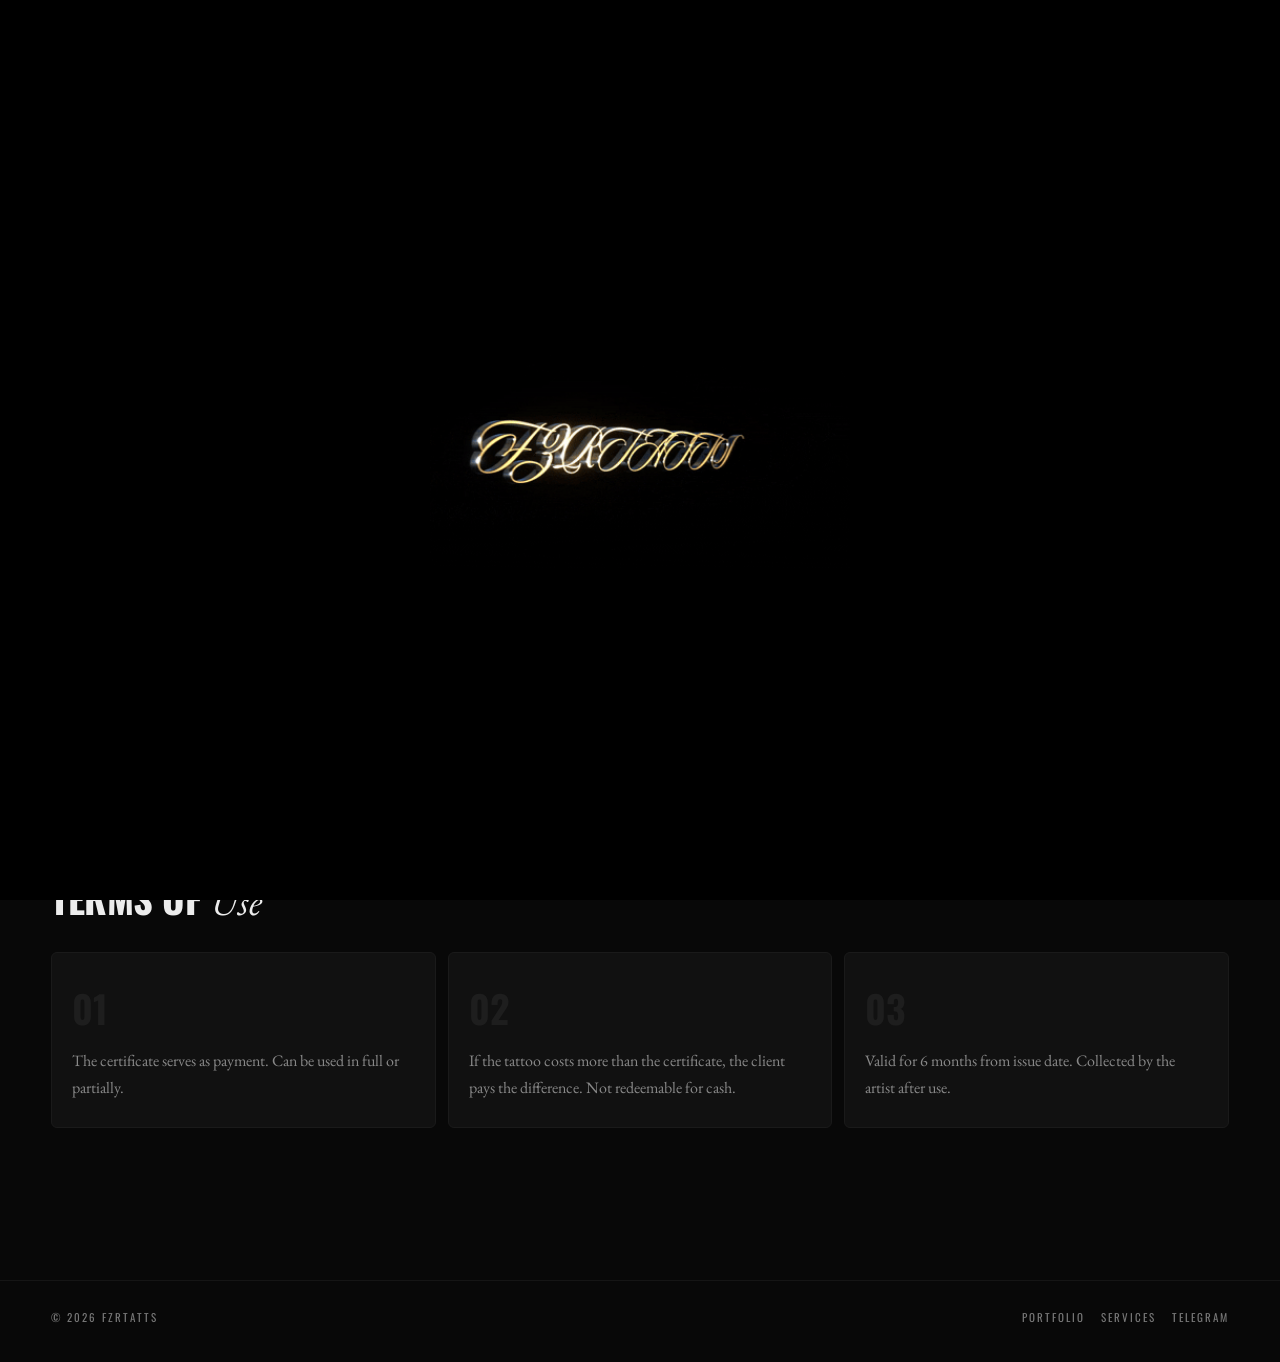
<file: certificate.html>
<!DOCTYPE html>
<html lang="ru">
<head>
  <meta charset="utf-8"/>
  <meta name="viewport" content="width=device-width,initial-scale=1"/>
  <title>Сертификат — FZRTATTS</title>
  <link rel="preconnect" href="https://fonts.googleapis.com"/>
  <link rel="preconnect" href="https://fonts.gstatic.com" crossorigin/>
  <link href="https://fonts.googleapis.com/css2?family=Oswald:wght@200;300;400;500;600;700&family=EB+Garamond:ital,wght@0,400;0,500;1,400;1,500&family=Unbounded:wght@300;400;700;900&display=swap" rel="stylesheet"/>
  <link rel="stylesheet" href="./css/style.css"/>
  <style>
    .page-hero { padding:72px 0 52px;border-bottom:1px solid #151515; }
    .page-title { font-size:clamp(48px,8vw,110px); }
    .page-title em { color:var(--red);font-family:'EB Garamond',serif;font-style:italic; }

    .cert-section { padding:72px 0; }
    .cert-grid { display:grid;grid-template-columns:1fr 1fr;gap:60px;align-items:center; }

    .cert-visual {
      aspect-ratio:16/9;border-radius:12px;
      background:linear-gradient(135deg,#111,#1a1a1a 40%,#0e0e0e);
      border:1px solid #222;
      display:flex;flex-direction:column;align-items:center;justify-content:center;
      gap:10px;padding:40px;text-align:center;position:relative;overflow:hidden;
    }
    .cert-visual::before { content:'';position:absolute;inset:10px;border:1px solid #242424;border-radius:8px;pointer-events:none; }
    .cert-visual::after { content:'';position:absolute;top:-80px;right:-80px;width:240px;height:240px;background:radial-gradient(circle,rgba(232,37,26,.08),transparent 70%); }
    .cert-brand { font-family:'Unbounded',sans-serif;font-weight:900;font-size:26px;letter-spacing:-1px;color:var(--white); }
    .cert-brand span { color:var(--red); }
    .cert-divider { width:50px;height:1px;background:var(--red);margin:2px auto; }
    .cert-tagline { font-family:'EB Garamond',serif;font-style:italic;font-size:15px;color:var(--muted); }
    .cert-amount { font-family:'Oswald',sans-serif;font-size:44px;font-weight:700;color:var(--red);letter-spacing:-1px;margin-top:6px; }

    .cert-label-tag { font-family:'Oswald',sans-serif;font-size:11px;letter-spacing:4px;text-transform:uppercase;color:var(--red);margin-bottom:12px;display:flex;align-items:center;gap:10px; }
    .cert-label-tag::before { content:'';display:block;width:22px;height:1px;background:var(--red); }
    .cert-heading { font-size:clamp(32px,4vw,52px);margin-bottom:18px; }
    .cert-text { font-family:'EB Garamond',serif;font-size:18px;color:#aaa;line-height:1.75;margin-bottom:14px; }

    .cert-formats { display:grid;grid-template-columns:1fr 1fr;gap:12px;margin:24px 0 28px; }
    .format-card { border:1px solid #1e1e1e;border-radius:var(--r);padding:20px 16px;transition:border-color .3s,transform .3s; }
    .format-card:hover { border-color:#2a2a2a;transform:translateY(-3px); }
    .format-icon { font-size:24px;margin-bottom:8px; }
    .format-name { font-family:'Oswald',sans-serif;font-size:14px;font-weight:600;text-transform:uppercase;letter-spacing:1px;margin-bottom:5px;color:var(--white); }
    .format-desc { font-family:'EB Garamond',serif;font-size:15px;color:var(--muted);line-height:1.5; }

    .terms-section { padding:0 0 72px; }
    .terms-title { font-size:clamp(28px,3vw,44px);margin-bottom:32px; }
    .terms-grid { display:grid;grid-template-columns:repeat(3,1fr);gap:12px; }
    .term-card { border:1px solid #1a1a1a;border-radius:var(--r);padding:26px 20px;background:var(--paper); }
    .term-num { font-family:'Oswald',sans-serif;font-size:38px;font-weight:700;color:#1e1e1e;margin-bottom:10px; }
    .term-text { font-family:'EB Garamond',serif;font-size:16px;color:#888;line-height:1.65; }

    @media(max-width:800px) {
      .cert-grid { grid-template-columns:1fr; }
      .terms-grid { grid-template-columns:1fr; }
      .cert-formats { grid-template-columns:1fr; }
    }
  </style>
</head>
<body>

<div id="cur"></div><div id="cur-r"></div>
<div class="progress" id="prog"></div>

<div class="preloader" id="preloader">
  <div class="preloader-inner">
    <img src="0001-0200.gif" alt=""/>
    <!-- <div class="preloader-brand">FZR<span>.</span>TATTS</div> -->
  </div>
</div>

<header class="site-header">
  <div class="wrap">
    <a class="logo" href="index.html"><span class="logo-dot"></span>FZRTATTS</a>
    <nav class="nav" id="mainNav">
      <a href="index.html" data-i18n="nav.portfolio">Портфолио</a>
      <a href="sketches.html" data-i18n="nav.sketches">Эскизы</a>
      <a href="services.html" data-i18n="nav.services">Услуги</a>
      <a href="certificate.html" class="active" data-i18n="nav.cert">Сертификат</a>
      <a href="healing.html" data-i18n="nav.heal">Заживление</a>
      <a href="#" class="accent book-btn" data-i18n="nav.book">Записаться</a>
    </nav>
    <div class="nav-right">
      <div class="lang-switcher"><button class="lang-btn active" data-lang="ru">RU</button><button class="lang-btn" data-lang="en">EN</button></div>
      <button class="burger" id="burger"><span></span><span></span><span></span></button>
    </div>
  </div>
</header>

<section class="page-hero">
  <div class="wrap">
    <div class="sec-eyebrow" data-i18n="cert.sec">Подарок</div>
    <h1 class="page-title"><span data-i18n="cert.title">Серти</span><em data-i18n="cert.title.em">фикат</em></h1>
  </div>
</section>

<section class="cert-section">
  <div class="wrap cert-grid">
    <div class="cert-visual reveal">
      <div class="cert-brand">FZR<span>.</span>TATTS</div>
      <div class="cert-divider"></div>
      <div class="cert-tagline" data-i18n="cert.label">Подарочный сертификат</div>
      <div class="cert-amount">3 000 ₽</div>
    </div>
    <div class="cert-content reveal reveal-d2">
      <div class="cert-label-tag" data-i18n="cert.label">Подарок на татуировку</div>
      <h2 class="cert-heading"><span data-i18n="cert.heading">Лучший</span><em class="script"> <span data-i18n="cert.heading.em">подарок</span></em></h2>
      <p class="cert-text" data-i18n="cert.text1">Отличный вариант для друга или близкого человека. Сертификат даёт возможность получить уникальную татуировку по индивидуальному эскизу.</p>
      <div class="cert-formats">
        <div class="format-card">
          <div class="format-name" data-i18n="cert.f1.name">Физический</div>
          <div class="format-desc" data-i18n="cert.f1.desc">В плотном конверте с лентой и фирменными стикерами. От 3 000 ₽.</div>
        </div>
        <div class="format-card">
          <div class="format-name" data-i18n="cert.f2.name">Электронный</div>
          <div class="format-desc" data-i18n="cert.f2.desc">Любой номинал. Отправлю в мессенджер или на email.</div>
        </div>
      </div>
      <a href="#" class="btn primary lg book-btn"><span data-i18n="cert.btn">Заказать сертификат</span></a>
    </div>
  </div>
</section>

<section class="terms-section">
  <div class="wrap">
    <h2 class="terms-title reveal"><span data-i18n="cert.terms.title">Условия</span> <em class="script" data-i18n="cert.terms.em">использования</em></h2>
    <div class="terms-grid">
      <div class="term-card reveal"><div class="term-num">01</div><p class="term-text" data-i18n="cert.t1">Сертификат является средством оплаты. Может быть использован полностью или частично.</p></div>
      <div class="term-card reveal reveal-d1"><div class="term-num">02</div><p class="term-text" data-i18n="cert.t2">При превышении суммы клиент доплачивает разницу. На наличные не обменивается.</p></div>
      <div class="term-card reveal reveal-d2"><div class="term-num">03</div><p class="term-text" data-i18n="cert.t3">Действителен 6 месяцев с момента выдачи. После использования изымается мастером.</p></div>
    </div>
  </div>
</section>

<footer class="site-footer">
  <div class="wrap foot">
    <span class="foot-left">© <span id="yr"></span> FZRTATTS</span>
    <nav class="foot-nav">
      <a href="index.html" data-i18n="nav.portfolio">Портфолио</a>
      <a href="services.html" data-i18n="nav.services">Услуги</a>
      <a href="https://t.me/" target="_blank">Telegram</a>
    </nav>
  </div>
</footer>

<div class="modal" id="bookModal">
  <div class="modal-box">
    <button class="modal-close" id="bookClose">×</button>
    <h3 class="modal-title" data-i18n="cert.btn">Заказать сертификат</h3>
    <form id="bookForm">
      <div class="form-row"><label data-i18n="modal.name">Имя</label><input type="text" name="name" required/></div>
      <div class="form-row"><label data-i18n="modal.contact">Telegram или телефон</label><input type="text" name="contact" required/></div>
      <div class="form-row"><label>Формат</label>
        <select name="service">
          <option data-i18n="cert.f2.name">Электронный</option>
          <option data-i18n="cert.f1.name">Физический</option>
        </select>
      </div>
      <div class="form-row"><label>Номинал</label><input type="text" name="desc" placeholder="Например: 5 000 ₽" required/></div>
      <button type="submit" class="btn primary form-submit"><span data-i18n="modal.submit">Отправить заявку</span></button>
    </form>
    <div class="form-msg" id="formMsg"></div>
  </div>
</div>

<script src="./js/shared.js"></script>
</body>
</html>
</file>
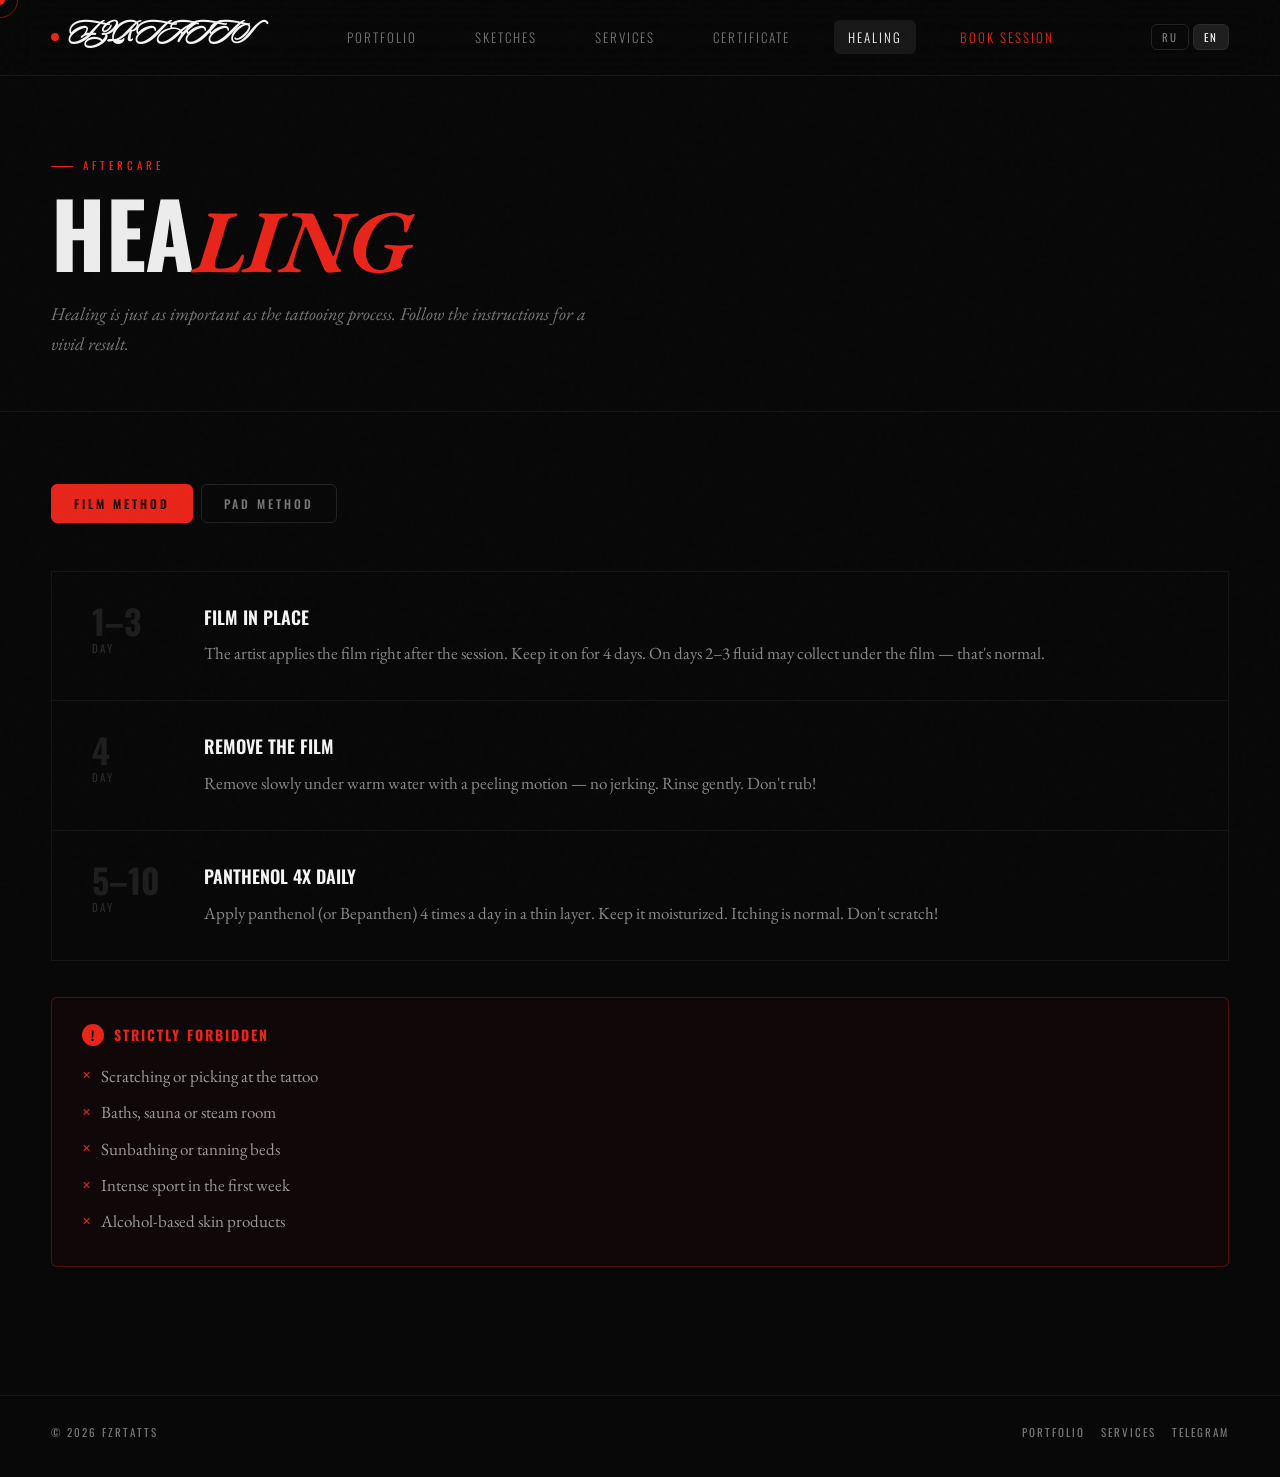
<file: healing.html>
<!DOCTYPE html>
<html lang="ru">
<head>
  <meta charset="utf-8"/>
  <meta name="viewport" content="width=device-width,initial-scale=1"/>
  <title>Заживление — FZRTATTS</title>
  <link rel="preconnect" href="https://fonts.googleapis.com"/>
  <link rel="preconnect" href="https://fonts.gstatic.com" crossorigin/>
  <link href="https://fonts.googleapis.com/css2?family=Oswald:wght@200;300;400;500;600;700&family=EB+Garamond:ital,wght@0,400;0,500;1,400;1,500&family=Unbounded:wght@300;400;700;900&display=swap" rel="stylesheet"/>
  <link rel="stylesheet" href="./css/style.css"/>
  <style>
    .page-hero { padding:72px 0 52px;border-bottom:1px solid #151515; }
    .page-title { font-size:clamp(44px,7vw,100px); }
    .page-title em { color:var(--red);font-family:'EB Garamond',serif;font-style:italic; }
    .page-sub { font-family:'EB Garamond',serif;font-style:italic;font-size:18px;color:var(--muted);margin-top:14px;max-width:560px;line-height:1.65; }

    .methods { padding:72px 0 48px; }
    .methods-tabs { display:flex;gap:8px;margin-bottom:48px;flex-wrap:wrap; }
    .tab-btn {
      font-family:'Oswald',sans-serif;font-size:12px;font-weight:500;letter-spacing:3px;text-transform:uppercase;
      padding:10px 22px;border-radius:var(--r);border:1px solid #222;
      background:transparent;color:var(--muted);cursor:pointer;transition:all .25s;
    }
    .tab-btn.active { background:var(--red);border-color:var(--red);color:#000; }
    .tab-btn:not(.active):hover { background:#1a1a1a;color:var(--white);border-color:#333; }
    .tab-panel { display:none; }
    .tab-panel.active { display:block; }

    .steps { display:grid;grid-template-columns:1fr;gap:1px;background:#151515;border:1px solid #151515;margin-bottom:36px; }
    .step-row {
      background:var(--bg);padding:32px 40px;
      display:grid;grid-template-columns:80px 1fr;gap:32px;align-items:start;
      transition:background .3s;
    }
    .step-row:hover { background:#0d0d0d; }
    .step-day-num { font-family:'Oswald',sans-serif;font-size:34px;font-weight:700;color:#1e1e1e;line-height:1; }
    .step-day-unit { font-family:'Oswald',sans-serif;font-size:11px;letter-spacing:2px;text-transform:uppercase;color:#2a2a2a;display:block;margin-top:2px; }
    .step-title { font-family:'Oswald',sans-serif;font-size:18px;font-weight:600;text-transform:uppercase;color:var(--white);margin-bottom:8px; }
    .step-text { font-family:'EB Garamond',serif;font-size:17px;color:#888;line-height:1.7; }
    .step-text strong { color:var(--red); }

    .warning-block { border:1px solid rgba(232,37,26,.28);border-radius:var(--r);background:rgba(232,37,26,.04);padding:26px 30px; }
    .warning-title { font-family:'Oswald',sans-serif;font-size:14px;font-weight:700;text-transform:uppercase;letter-spacing:2px;color:var(--red);margin-bottom:12px;display:flex;align-items:center;gap:10px; }
    .warning-title::before { content:'!';width:22px;height:22px;border-radius:50%;background:var(--red);color:#000;display:flex;align-items:center;justify-content:center;font-size:13px;font-weight:900;flex-shrink:0; }
    .warning-list { list-style:none;padding:0; }
    .warning-list li { font-family:'EB Garamond',serif;font-size:17px;color:#999;padding:5px 0;display:flex;align-items:center;gap:10px; }
    .warning-list li::before { content:'✕';color:var(--red);font-size:11px;flex-shrink:0; }

    @media(max-width:600px) {
      .step-row { grid-template-columns:1fr;gap:6px;padding:22px 20px; }
    }
  </style>
</head>
<body>

<div id="cur"></div><div id="cur-r"></div>
<div class="progress" id="prog"></div>

<div class="preloader" id="preloader">
  <div class="preloader-inner">
    <img src="0001-0200.gif" alt=""/>
    <!-- <div class="preloader-brand">FZR<span>.</span>TATTS</div> -->
  </div>
</div>

<header class="site-header">
  <div class="wrap">
    <a class="logo" href="index.html"><span class="logo-dot"></span>FZRTATTS</a>
    <nav class="nav" id="mainNav">
      <a href="index.html" data-i18n="nav.portfolio">Портфолио</a>
      <a href="sketches.html" data-i18n="nav.sketches">Эскизы</a>
      <a href="services.html" data-i18n="nav.services">Услуги</a>
      <a href="certificate.html" data-i18n="nav.cert">Сертификат</a>
      <a href="healing.html" class="active" data-i18n="nav.heal">Заживление</a>
      <a href="#" class="accent book-btn" data-i18n="nav.book">Записаться</a>
    </nav>
    <div class="nav-right">
      <div class="lang-switcher"><button class="lang-btn active" data-lang="ru">RU</button><button class="lang-btn" data-lang="en">EN</button></div>
      <button class="burger" id="burger"><span></span><span></span><span></span></button>
    </div>
  </div>
</header>

<section class="page-hero">
  <div class="wrap">
    <div class="sec-eyebrow" data-i18n="heal.sec">Уход</div>
    <h1 class="page-title"><span data-i18n="heal.title">Зажив</span><em data-i18n="heal.title.em">ление</em></h1>
    <p class="page-sub" data-i18n="heal.sub">Заживление — такая же важная часть процесса, как само нанесение. Следуй инструкции — и татуировка будет яркой.</p>
  </div>
</section>

<section class="methods">
  <div class="wrap">
    <div class="methods-tabs">
      <button class="tab-btn active" data-tab="film" data-i18n="heal.tab1">Заживление плёнкой</button>
      <button class="tab-btn" data-tab="diaper" data-i18n="heal.tab2">Заживление пелёнкой</button>
    </div>

    <!-- FILM -->
    <div class="tab-panel active" id="tab-film">
      <div class="steps reveal">
        <div class="step-row">
          <div><div class="step-day-num" data-i18n="heal.film.d1">1–3</div><span class="step-day-unit" data-i18n="heal.film.d1u">день</span></div>
          <div><div class="step-title" data-i18n="heal.film.t1">Плёнка на месте</div><p class="step-text" data-i18n="heal.film.p1">Мастер наносит плёнку сразу после сеанса. Носи её 4 дня — не снимай раньше. На 2–3 день под плёнкой начнёт скапливаться сукровица — это нормально, процесс регенерации запущен.</p></div>
        </div>
        <div class="step-row">
          <div><div class="step-day-num" data-i18n="heal.film.d2">4</div><span class="step-day-unit" data-i18n="heal.film.d2u">день</span></div>
          <div><div class="step-title" data-i18n="heal.film.t2">Снять плёнку</div><p class="step-text" data-i18n="heal.film.p2">Снимай медленно под тёплой водой — оттягивающим движением. Промой мягкими движениями. Не три!</p></div>
        </div>
        <div class="step-row">
          <div><div class="step-day-num" data-i18n="heal.film.d3">5–10</div><span class="step-day-unit" data-i18n="heal.film.d3u">день</span></div>
          <div><div class="step-title" data-i18n="heal.film.t3">Пантенол 4 раза в день</div><p class="step-text" data-i18n="heal.film.p3">Наноси пантенол 4 раза в день тонким слоем. Держи увлажнённой. Зуд — нормально. Не чеши!</p></div>
        </div>
      </div>
      <div class="warning-block reveal">
        <div class="warning-title" data-i18n="heal.warn.title">Важно — запрещено</div>
        <ul class="warning-list">
          <li data-i18n="heal.warn.1">Чесать татуировку, отдирать корочки</li>
          <li data-i18n="heal.warn.2">Принимать ванну, посещать баню / сауну</li>
          <li data-i18n="heal.warn.3">Загорать и ходить в солярий</li>
          <li data-i18n="heal.warn.4">Заниматься активным спортом первую неделю</li>
          <li data-i18n="heal.warn.5">Использовать спиртосодержащие средства</li>
        </ul>
      </div>
    </div>

    <!-- DIAPER -->
    <div class="tab-panel" id="tab-diaper">
      <div class="steps reveal">
        <div class="step-row">
          <div><div class="step-day-num" data-i18n="heal.diap.d1">1</div><span class="step-day-unit" data-i18n="heal.diap.d1u">этап</span></div>
          <div><div class="step-title" data-i18n="heal.diap.t1">Первые 2–4 часа</div><p class="step-text" data-i18n="heal.diap.p1">После сеанса мастер очистит место, нанесёт заживляющее средство и укроет плёнкой. Носи 2–4 часа.</p></div>
        </div>
        <div class="step-row">
          <div><div class="step-day-num" data-i18n="heal.diap.d2">2</div><span class="step-day-unit" data-i18n="heal.diap.d2u">этап</span></div>
          <div><div class="step-title" data-i18n="heal.diap.t2">3 дня с пелёнкой</div><p class="step-text" data-i18n="heal.diap.p2">Сними первичную защиту. Промой прохладной водой с мылом. Нанеси мазь. Меняй пелёнку минимум 3 раза в день. Так 3 дня.</p></div>
        </div>
        <div class="step-row">
          <div><div class="step-day-num" data-i18n="heal.diap.d3">3</div><span class="step-day-unit" data-i18n="heal.diap.d3u">этап</span></div>
          <div><div class="step-title" data-i18n="heal.diap.t3">Без пелёнки + мазь</div><p class="step-text" data-i18n="heal.diap.p3">После 3 дней пелёнка не нужна. Мажь мазью 4 раза в день. Держи влажной. Защищай от влаги, грязи и солнца.</p></div>
        </div>
        <div class="step-row">
          <div><div class="step-day-num" data-i18n="heal.diap.d4">4</div><span class="step-day-unit" data-i18n="heal.diap.d4u">этап</span></div>
          <div><div class="step-title" data-i18n="heal.diap.t4">2–3 недели восстановления</div><p class="step-text" data-i18n="heal.diap.p4">Полное восстановление кожи. Продолжай использовать заживляющее средство ещё 2–3 недели.</p></div>
        </div>
      </div>
      <div class="warning-block reveal">
        <div class="warning-title" data-i18n="heal.warn.title">Важно — запрещено</div>
        <ul class="warning-list">
          <li data-i18n="heal.warn.1">Чесать татуировку, отдирать корочки</li>
          <li data-i18n="heal.warn.2">Принимать ванну, посещать баню / сауну</li>
          <li data-i18n="heal.warn.3">Загорать и ходить в солярий</li>
          <li data-i18n="heal.warn.4">Заниматься активным спортом первую неделю</li>
          <li data-i18n="heal.warn.5">Использовать спиртосодержащие средства</li>
        </ul>
      </div>
    </div>

  </div>
</section>

<footer class="site-footer">
  <div class="wrap foot">
    <span class="foot-left">© <span id="yr"></span> FZRTATTS</span>
    <nav class="foot-nav">
      <a href="index.html" data-i18n="nav.portfolio">Портфолио</a>
      <a href="services.html" data-i18n="nav.services">Услуги</a>
      <a href="https://t.me/" target="_blank">Telegram</a>
    </nav>
  </div>
</footer>

<div class="modal" id="bookModal">
  <div class="modal-box">
    <button class="modal-close" id="bookClose">×</button>
    <h3 class="modal-title" data-i18n="modal.title">Запись на сессию</h3>
    <form id="bookForm">
      <div class="form-row"><label data-i18n="modal.name">Имя</label><input type="text" name="name" required/></div>
      <div class="form-row"><label data-i18n="modal.contact">Telegram или телефон</label><input type="text" name="contact" required/></div>
      <div class="form-row"><label data-i18n="modal.idea">Опишите идею</label><textarea name="desc" required></textarea></div>
      <button type="submit" class="btn primary form-submit"><span data-i18n="modal.submit">Отправить заявку</span></button>
    </form>
    <div class="form-msg" id="formMsg"></div>
  </div>
</div>

<script src="./js/shared.js"></script>
<script>
document.querySelectorAll('.tab-btn').forEach(btn => {
  btn.addEventListener('click', () => {
    document.querySelectorAll('.tab-btn').forEach(b => b.classList.remove('active'));
    document.querySelectorAll('.tab-panel').forEach(p => p.classList.remove('active'));
    btn.classList.add('active');
    document.getElementById('tab-' + btn.dataset.tab).classList.add('active');
  });
});
</script>
</body>
</html>
</file>
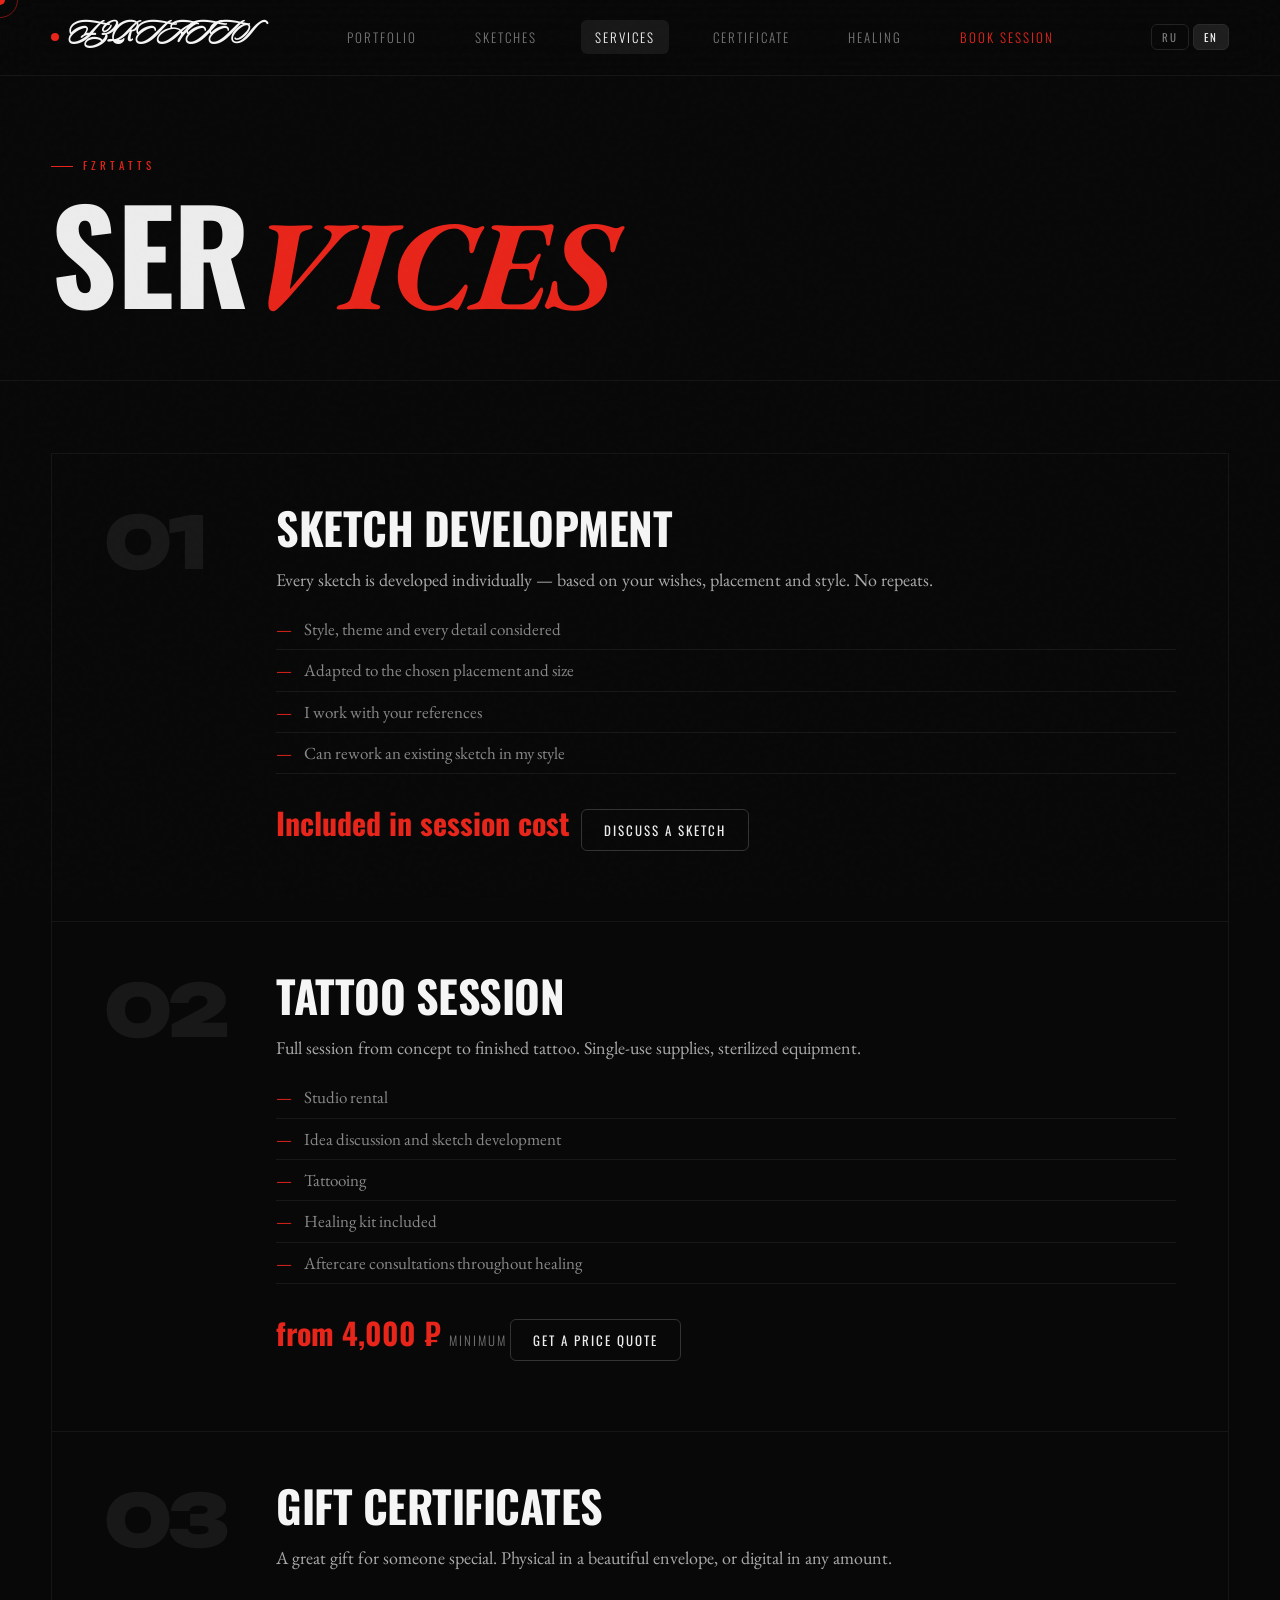
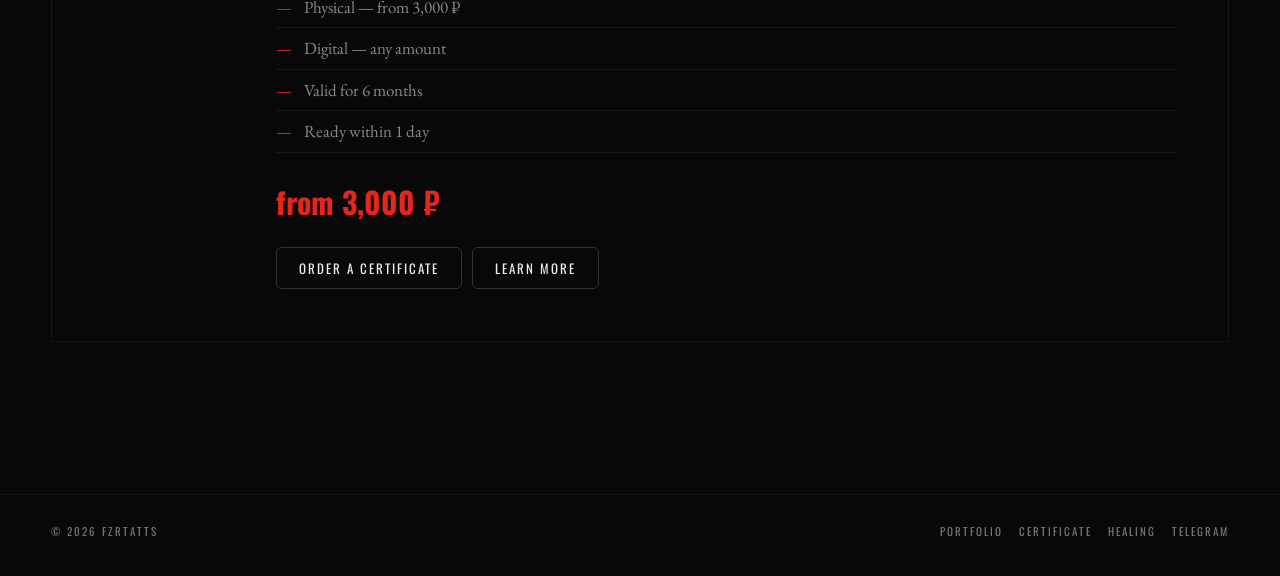
<file: services.html>
<!DOCTYPE html>
<html lang="ru">
<head>
  <meta charset="utf-8"/>
  <meta name="viewport" content="width=device-width,initial-scale=1"/>
  <title>Услуги — FZRTATTS</title>
  <link rel="preconnect" href="https://fonts.googleapis.com"/>
  <link rel="preconnect" href="https://fonts.gstatic.com" crossorigin/>
  <link href="https://fonts.googleapis.com/css2?family=Oswald:wght@200;300;400;500;600;700&family=EB+Garamond:ital,wght@0,400;0,500;1,400;1,500&family=Unbounded:wght@300;400;700;900&display=swap" rel="stylesheet"/>
  <link rel="stylesheet" href="./css/style.css"/>
  <style>
    .page-hero { padding:72px 0 52px;border-bottom:1px solid #151515; }
    .page-title { font-size:clamp(60px,10vw,130px); }
    .page-title em { color:var(--red);font-family:'EB Garamond',serif;font-style:italic; }

    .services-section { padding:72px 0; }
    .services-grid { display:grid;grid-template-columns:1fr;gap:1px;background:#151515;border:1px solid #151515; }
    .service-item {
      background:var(--bg);padding:52px;
      display:grid;grid-template-columns:120px 1fr;gap:52px;align-items:start;
      transition:background .3s;position:relative;overflow:hidden;
    }
    .service-item::after {
      content:'';position:absolute;top:0;left:0;width:3px;height:0;
      background:var(--red);transition:height .5s ease;
    }
    .service-item:hover { background:#0d0d0d; }
    .service-item:hover::after { height:100%; }
    .service-num { font-family:'Unbounded',sans-serif;font-size:72px;font-weight:900;color:#181818;line-height:1;letter-spacing:-4px; }
    .service-title { font-family:'Oswald',sans-serif;font-size:clamp(26px,4vw,44px);font-weight:700;text-transform:uppercase;letter-spacing:-.5px;color:var(--white);margin-bottom:14px; }
    .service-body { font-family:'EB Garamond',serif;font-size:18px;color:#aaa;line-height:1.75;margin-bottom:14px; }
    .service-list { list-style:none;padding:0;margin:14px 0 26px; }
    .service-list li { font-family:'EB Garamond',serif;font-size:17px;color:#888;padding:7px 0;border-bottom:1px solid #181818;display:flex;align-items:center;gap:12px; }
    .service-list li::before { content:'—';color:var(--red);flex-shrink:0; }
    .service-price { font-family:'Oswald',sans-serif;font-size:30px;font-weight:700;color:var(--red);margin-bottom:22px;display:inline-flex;align-items:baseline;gap:8px; }
    .service-price small { font-size:13px;font-weight:300;letter-spacing:2px;color:var(--muted);text-transform:uppercase; }

    @media(max-width:800px) {
      .service-item { grid-template-columns:1fr;gap:16px;padding:36px 24px; }
      .service-num { font-size:48px; }
    }
  </style>
</head>
<body>

<div id="cur"></div><div id="cur-r"></div>
<div class="progress" id="prog"></div>

<div class="preloader" id="preloader">
  <div class="preloader-inner">
    <img src="0001-0200.gif" alt=""/>
    <!-- <div class="preloader-brand">FZR<span>.</span>TATTS</div> -->
  </div>
</div>

<header class="site-header">
  <div class="wrap">
    <a class="logo" href="index.html"><span class="logo-dot"></span>FZRTATTS</a>
    <nav class="nav" id="mainNav">
      <a href="index.html" data-i18n="nav.portfolio">Портфолио</a>
      <a href="sketches.html" data-i18n="nav.sketches">Эскизы</a>
      <a href="services.html" class="active" data-i18n="nav.services">Услуги</a>
      <a href="certificate.html" data-i18n="nav.cert">Сертификат</a>
      <a href="healing.html" data-i18n="nav.heal">Заживление</a>
      <a href="#" class="accent book-btn" data-i18n="nav.book">Записаться</a>
    </nav>
    <div class="nav-right">
      <div class="lang-switcher"><button class="lang-btn active" data-lang="ru">RU</button><button class="lang-btn" data-lang="en">EN</button></div>
      <button class="burger" id="burger"><span></span><span></span><span></span></button>
    </div>
  </div>
</header>

<section class="page-hero">
  <div class="wrap">
    <div class="sec-eyebrow" data-i18n="services.sec">FZRTATTS</div>
    <h1 class="page-title"><span data-i18n="services.title">Ус</span><em data-i18n="services.title.em">луги</em></h1>
  </div>
</section>

<section class="services-section">
  <div class="wrap">
    <div class="services-grid">

      <div class="service-item reveal">
        <div class="service-num">01</div>
        <div>
          <h2 class="service-title" data-i18n="s1.title">Разработка эскиза</h2>
          <p class="service-body" data-i18n="s1.body">Каждый эскиз разрабатывается индивидуально — с учётом пожеланий, места на теле и стиля. Без повторов.</p>
          <ul class="service-list">
            <li data-i18n="s1.li1">Учитываю стиль, тематику и все детали</li>
            <li data-i18n="s1.li2">Адаптирую под выбранное место и размер</li>
            <li data-i18n="s1.li3">Работаю с твоими референсами</li>
            <li data-i18n="s1.li4">Могу переработать готовый эскиз в своём стиле</li>
          </ul>
          <div class="service-price"><span data-i18n="s1.price">Входит в стоимость</span> <small data-i18n="s1.price.note">сеанса</small></div>
          <a href="#" class="btn book-btn"><span data-i18n="s1.btn">Обсудить эскиз</span></a>
        </div>
      </div>

      <div class="service-item reveal">
        <div class="service-num">02</div>
        <div>
          <h2 class="service-title" data-i18n="s2.title">Татуировка</h2>
          <p class="service-body" data-i18n="s2.body">Полный сеанс от обсуждения идеи до готовой работы. Одноразовые расходники, стерилизованное оборудование.</p>
          <ul class="service-list">
            <li data-i18n="s2.li1">Аренда студии</li>
            <li data-i18n="s2.li2">Обсуждение идеи и разработка эскиза</li>
            <li data-i18n="s2.li3">Выполнение татуировки</li>
            <li data-i18n="s2.li4">Заживляющий набор в подарок</li>
            <li data-i18n="s2.li5">Консультации по уходу в процессе заживления</li>
          </ul>
          <div class="service-price"><span data-i18n="s2.price">от 4 000 ₽</span> <small data-i18n="s2.price.note">минимум</small></div>
          <a href="#" class="btn book-btn"><span data-i18n="s2.btn">Рассчитать стоимость</span></a>
        </div>
      </div>

      <div class="service-item reveal">
        <div class="service-num">03</div>
        <div>
          <h2 class="service-title" data-i18n="s3.title">Сертификаты</h2>
          <p class="service-body" data-i18n="s3.body">Отличный подарок близкому человеку. Электронный или в красивом конверте с лентой и стикерами.</p>
          <ul class="service-list">
            <li data-i18n="s3.li1">Физический — номинал от 3 000 ₽</li>
            <li data-i18n="s3.li2">Электронный — любой номинал</li>
            <li data-i18n="s3.li3">Действителен 6 месяцев</li>
            <li data-i18n="s3.li4">Оформление за 1 день</li>
          </ul>
          <div class="service-price"><span data-i18n="s3.price">от 3 000 ₽</span></div>
          <div style="display:flex;gap:10px;flex-wrap:wrap;">
            <a href="#" class="btn book-btn"><span data-i18n="s3.btn1">Заказать сертификат</span></a>
            <a href="certificate.html" class="btn"><span data-i18n="s3.btn2">Подробнее</span></a>
          </div>
        </div>
      </div>

    </div>
  </div>
</section>

<footer class="site-footer">
  <div class="wrap foot">
    <span class="foot-left">© <span id="yr"></span> FZRTATTS</span>
    <nav class="foot-nav">
      <a href="index.html" data-i18n="nav.portfolio">Портфолио</a>
      <a href="certificate.html" data-i18n="nav.cert">Сертификат</a>
      <a href="healing.html" data-i18n="nav.heal">Заживление</a>
      <a href="https://t.me/" target="_blank">Telegram</a>
    </nav>
  </div>
</footer>

<div class="modal" id="bookModal">
  <div class="modal-box">
    <button class="modal-close" id="bookClose">×</button>
    <h3 class="modal-title" data-i18n="modal.title">Запись на сессию</h3>
    <form id="bookForm">
      <div class="form-row"><label data-i18n="modal.name">Имя</label><input type="text" name="name" required/></div>
      <div class="form-row"><label data-i18n="modal.contact">Telegram или телефон</label><input type="text" name="contact" required/></div>
      <div class="form-row"><label data-i18n="modal.idea">Опишите идею</label><textarea name="desc" required></textarea></div>
      <button type="submit" class="btn primary form-submit"><span data-i18n="modal.submit">Отправить заявку</span></button>
    </form>
    <div class="form-msg" id="formMsg"></div>
  </div>
</div>

<script src="./js/shared.js"></script>
</body>
</html>
</file>
<file: css/style.css>
/* ═══════════════════════════════════════
   FZRTATTS — Shared Stylesheet v2
═══════════════════════════════════════ */

@import url('https://fonts.googleapis.com/css2?family=Oswald:wght@200;300;400;500;600;700&family=EB+Garamond:ital,wght@0,400;0,500;1,400;1,500&family=Unbounded:wght@300;400;700;900&display=swap');

:root {
  --bg:      #080808;
  --ink:     #0e0e0e;
  --paper:   #111;
  --text:    #ececec;
  --muted:   #777;
  --dim:     #333;
  --red:     #e8251a;
  --red-dim: rgba(232,37,26,0.15);
  --white:   #f5f5f5;
  --gap:     24px;
  --r:       6px;
}
@font-face { font-family:"Sloop"; src:url(/fonts/Sloop-ScriptThree.ttf); }
*, *::before, *::after { box-sizing: border-box; margin: 0; padding: 0; }
html { scroll-behavior: smooth; overflow-x: hidden; }

body {
  background: var(--bg);
  color: var(--text);
  font-family: 'EB Garamond', Georgia, serif;
  font-size: 17px;
  line-height: 1.55;
  overflow-x: hidden;
  cursor: none;
}

/* CURSOR */
#cur { width:10px;height:10px;background:var(--red);border-radius:50%;position:fixed;top:0;left:0;pointer-events:none;z-index:9999;transform:translate(-50%,-50%);transition:width .25s,height .25s; }
#cur-r { width:36px;height:36px;border:1px solid rgba(232,37,26,.5);border-radius:50%;position:fixed;top:0;left:0;pointer-events:none;z-index:9998;transform:translate(-50%,-50%); }
body:has(a:hover) #cur, body:has(button:hover) #cur { width:18px;height:18px; }

/* GRAIN */
body::after {
  content:'';position:fixed;inset:0;pointer-events:none;z-index:9990;opacity:.22;
  background-image:url("data:image/svg+xml,%3Csvg viewBox='0 0 200 200' xmlns='http://www.w3.org/2000/svg'%3E%3Cfilter id='g'%3E%3CfeTurbulence type='fractalNoise' baseFrequency='.85' numOctaves='4' stitchTiles='stitch'/%3E%3C/filter%3E%3Crect width='100%25' height='100%25' filter='url(%23g)' opacity='.06'/%3E%3C/svg%3E");
}

/* PROGRESS BAR */
.progress { position:fixed;top:0;left:0;height:2px;width:0;background:var(--red);z-index:9995; }

/* TYPOGRAPHY */
h1,h2,h3,h4 { font-family:'Oswald',sans-serif;font-weight:700;line-height:1;text-transform:uppercase;letter-spacing:-.5px; }
.script { font-family:'EB Garamond',serif;font-style:italic;font-weight:400;text-transform:none;letter-spacing:0; }
a { color:inherit;text-decoration:none; }
img { max-width:100%;height:auto;display:block; }

/* WRAP */
.wrap { width:min(1200px,92vw);margin-inline:auto; }
.hidden { display:none!important; }

/* ══ PRELOADER ══ */
.preloader {
  position:fixed;inset:0;background:#000;
  display:flex;align-items:center;justify-content:center;
  z-index:9999;
  transition:opacity .6s ease, visibility .6s ease;
}
.preloader.gone { opacity:0;visibility:hidden;pointer-events:none; }
.preloader-inner {
  display:flex;flex-direction:column;align-items:center;gap:20px;
}
.preloader-inner img {
  width:min(420px, 80vw);
  height:auto;
}
.preloader-brand {
  font-family:'Unbounded',sans-serif;font-weight:900;
  font-size:clamp(28px,5vw,48px);letter-spacing:-2px;
  color:var(--white);opacity:0;
  animation:fadeInUp .7s .4s ease forwards;
}
.preloader-brand span { color:var(--red); }
@keyframes fadeInUp {
  from { opacity:0;transform:translateY(16px); }
  to   { opacity:1;transform:translateY(0); }
}

/* ══ NAV ══ */
.site-header {
  position:sticky;top:0;z-index:1000;
  background:rgba(8,8,8,.88);
  backdrop-filter:blur(20px) saturate(1.4);
  border-bottom:1px solid #161616;
}
.site-header .wrap {
  display:flex;align-items:center;justify-content:space-between;
  padding:14px 0;gap:16px;
}
.logo {
  font-family:'Sloop',sans-serif;font-weight:900;
  font-size:30px;color:var(--white);
  display:flex;align-items:center;gap:8px;flex-shrink:0;
}
.logo-dot { width:8px;height:8px;background:var(--red);border-radius:50%;display:inline-block; }
.nav { display:flex;gap:30px;align-items:center; }
.nav a {
  font-family:'Oswald',sans-serif;font-weight:300;font-size:13px;
  letter-spacing:2px;text-transform:uppercase;
  color:var(--muted);padding:7px 14px;border-radius:var(--r);
  transition:color .2s,background .2s;white-space:nowrap;
}
.nav a:hover, .nav a.active { color:var(--white);background:#181818; }
.nav a.accent { color:var(--red); }
.nav a.accent:hover { background:var(--red-dim);color:var(--red); }

/* Nav close button (mobile only) */
.nav-close {
  display:none;
  position:absolute;top:16px;right:16px;
  width:36px;height:36px;border-radius:50%;
  background:#1e1e1e;border:1px solid #2a2a2a;
  color:var(--text);font-size:20px;cursor:pointer;
  align-items:center;justify-content:center;
  transition:background .2s, color .2s;
  line-height:1;
}
.nav-close:hover { background:var(--red);color:#000; }

/* Nav overlay (mobile) */
.nav-overlay {
  display:none;
  position:fixed;inset:0;
  background:rgba(0,0,0,.5);
  z-index:999;
  backdrop-filter:blur(2px);
}
.nav-overlay.show { display:block; }

.nav-right { display:flex;gap:10px;align-items:center; }
.lang-switcher { display:flex;gap:4px; }
.lang-btn {
  font-family:'Oswald',sans-serif;font-size:11px;letter-spacing:2px;
  background:transparent;color:var(--muted);
  border:1px solid #222;border-radius:var(--r);
  padding:4px 10px;cursor:pointer;transition:all .2s;
}
.lang-btn.active { background:#1e1e1e;color:var(--white);border-color:#2a2a2a; }
.burger {
  display:none;flex-direction:column;justify-content:space-around;
  width:26px;height:20px;background:transparent;border:none;cursor:pointer;padding:0;
}
.burger span { display:block;height:1.5px;width:100%;background:var(--text);transition:all .3s; }
.burger.open span:nth-child(1) { transform:rotate(45deg) translate(5px,5px); }
.burger.open span:nth-child(2) { opacity:0; }
.burger.open span:nth-child(3) { transform:rotate(-45deg) translate(5px,-5px); }

/* ══ BUTTONS ══
   Ghost btn — dark fill on hover, white text — always readable
   Primary btn — white text on red, stays red on hover but brighter
*/
.btn {
  display:inline-flex;align-items:center;justify-content:center;gap:8px;
  height:42px;padding:0 22px;border-radius:var(--r);
  font-family:'Oswald',sans-serif;font-size:13px;font-weight:400;
  letter-spacing:2px;text-transform:uppercase;
  border:1px solid #333;
  background:transparent;
  color:var(--text);
  cursor:pointer;
  transition:background .25s, color .25s, border-color .25s, box-shadow .25s;
  white-space:nowrap;
  position:relative;
}
/* Ghost hover — dark bg, white text, red border */
.btn:hover {
  background:#1e1e1e;
  color:var(--white);
  border-color:var(--red);
}

/* Primary — red bg, black text */
.btn.primary {
  background:var(--red);
  color:#fff;
  border-color:var(--red);
  font-weight:500;
}
.btn.primary:hover {
  background:#c91f14;
  color:#fff;
  border-color:#c91f14;
  box-shadow:0 0 0 3px rgba(232,37,26,.2);
}

.btn.sm { height:34px;padding:0 16px;font-size:11px; }
.btn.lg { height:52px;padding:0 32px;font-size:15px;letter-spacing:3px; }

/* ══ SECTION HEADER ══ */
.sec-eyebrow {
  font-family:'Oswald',sans-serif;font-size:11px;letter-spacing:4px;
  text-transform:uppercase;color:var(--red);
  display:inline-flex;align-items:center;gap:10px;margin-bottom:12px;
}
.sec-eyebrow::before { content:'';display:block;width:22px;height:1px;background:var(--red); }
.sec-title { font-size:clamp(40px,6vw,80px);color:var(--white); }
.sec-title em { font-style:italic;color:var(--red);font-family:'EB Garamond',serif; }

/* ══ FOOTER ══ */
.site-footer { border-top:1px solid #151515;padding:28px 0 36px;margin-top:80px; }
.foot { display:flex;align-items:center;justify-content:space-between;gap:16px;flex-wrap:wrap; }
.foot-left { font-family:'Oswald',sans-serif;font-size:11px;letter-spacing:2px;text-transform:uppercase;color:var(--muted); }
.foot-nav { display:flex;gap:16px;flex-wrap:wrap; }
.foot-nav a { font-family:'Oswald',sans-serif;font-size:11px;letter-spacing:2px;text-transform:uppercase;color:var(--muted);transition:color .2s; }
.foot-nav a:hover { color:var(--red); }

/* ══ LIGHTBOX ══ */
.lightbox { position:fixed;inset:0;background:rgba(0,0,0,.96);display:none;align-items:center;justify-content:center;z-index:8000; }
.lightbox.open { display:flex; }
.lb-img { max-width:90vw;max-height:88vh;border-radius:var(--r);border:1px solid #1e1e1e; }
.lb-close { position:absolute;top:20px;right:20px;width:44px;height:44px;background:#141414;border:1px solid #222;border-radius:50%;color:var(--text);font-size:22px;cursor:pointer;display:flex;align-items:center;justify-content:center;transition:background .2s,color .2s; }
.lb-close:hover { background:var(--red);color:#fff; }
.lb-nav { position:absolute;top:50%;transform:translateY(-50%);width:48px;height:48px;background:rgba(0,0,0,.6);border:1px solid #333;border-radius:50%;color:var(--white);font-size:24px;cursor:pointer;display:flex;align-items:center;justify-content:center;transition:background .2s; }
.lb-nav:hover { background:var(--red); }
.lb-prev { left:20px; }
.lb-next { right:20px; }
.lb-count { position:absolute;bottom:24px;left:50%;transform:translateX(-50%);font-family:'Oswald',sans-serif;font-size:12px;letter-spacing:2px;color:var(--muted);background:rgba(0,0,0,.7);padding:5px 14px;border-radius:20px; }

/* ══ MODAL ══ */
.modal { display:none;position:fixed;inset:0;background:rgba(0,0,0,.92);z-index:9000;align-items:center;justify-content:center;padding:20px; }
.modal.open { display:flex; }
.modal-box { background:var(--paper);border:1px solid #1e1e1e;border-radius:8px;width:100%;max-width:480px;padding:36px;position:relative; }
.modal-close { position:absolute;top:16px;right:16px;background:none;border:none;color:var(--muted);font-size:24px;cursor:pointer;transition:color .2s;line-height:1; }
.modal-close:hover { color:var(--red); }
.modal-title { font-family:'Oswald',sans-serif;font-size:26px;font-weight:700;letter-spacing:-.5px;text-transform:uppercase;margin-bottom:22px; }
.form-row { margin-bottom:13px; }
.form-row label { display:block;font-family:'Oswald',sans-serif;font-size:11px;letter-spacing:2px;text-transform:uppercase;color:var(--muted);margin-bottom:5px; }
.form-row input,.form-row textarea,.form-row select { width:100%;padding:11px 14px;border-radius:var(--r);border:1px solid #222;background:#0e0e0e;color:var(--text);font-family:'EB Garamond',serif;font-size:16px;transition:border-color .2s; }
.form-row input:focus,.form-row textarea:focus,.form-row select:focus { outline:none;border-color:var(--red); }
.form-row textarea { min-height:100px;resize:vertical; }
.form-submit { width:100%;margin-top:8px; }
.form-msg { margin-top:14px;padding:10px;border-radius:var(--r);text-align:center;font-size:14px;display:none; }
.form-msg.ok { background:rgba(46,204,113,.12);color:#2ecc71;display:block; }
.form-msg.err { background:rgba(232,37,26,.12);color:var(--red);display:block; }

.card-sketch img, .pack-thumb, .hero-imgs img {
  min-height:80px;
}

/* ══ SCROLL REVEAL ══ */
.reveal { opacity:0;transform:translateY(28px);transition:opacity .7s ease,transform .7s ease; }
.reveal.in { opacity:1;transform:translateY(0); }
.reveal-d1 { transition-delay:.12s; }
.reveal-d2 { transition-delay:.24s; }
.reveal-d3 { transition-delay:.36s; }

/* ══ SCROLLBAR ══ */
* { scrollbar-color:#222 transparent;scrollbar-width:thin; }
::-webkit-scrollbar { width:6px; }
::-webkit-scrollbar-track { background:#0a0a0a; }
::-webkit-scrollbar-thumb { background:#222;border-radius:4px; }

/* ══ MOBILE ══ */
@media(max-width:768px) {
  .burger { display:flex; }
  .nav {
    position:fixed;top:0;right:-300px;width:270px;height:100vh;
    background:#0a0a0a;
    flex-direction:column;gap:2px;
    padding:64px 16px 20px;
    transition:right .32s cubic-bezier(.4,0,.2,1);
    border-left:1px solid #161616;
    z-index:1001;
    overflow-y:auto;
  }
  .nav.open { right:0; }
  .nav a { padding:11px 14px;font-size:14px; }
  /* Show close X inside nav on mobile */
  .nav-close { display:flex; }
}
@media(max-width:560px) {
  .foot { flex-direction:column;text-align:center; }
  .foot-nav { justify-content:center; }
}
</file>
